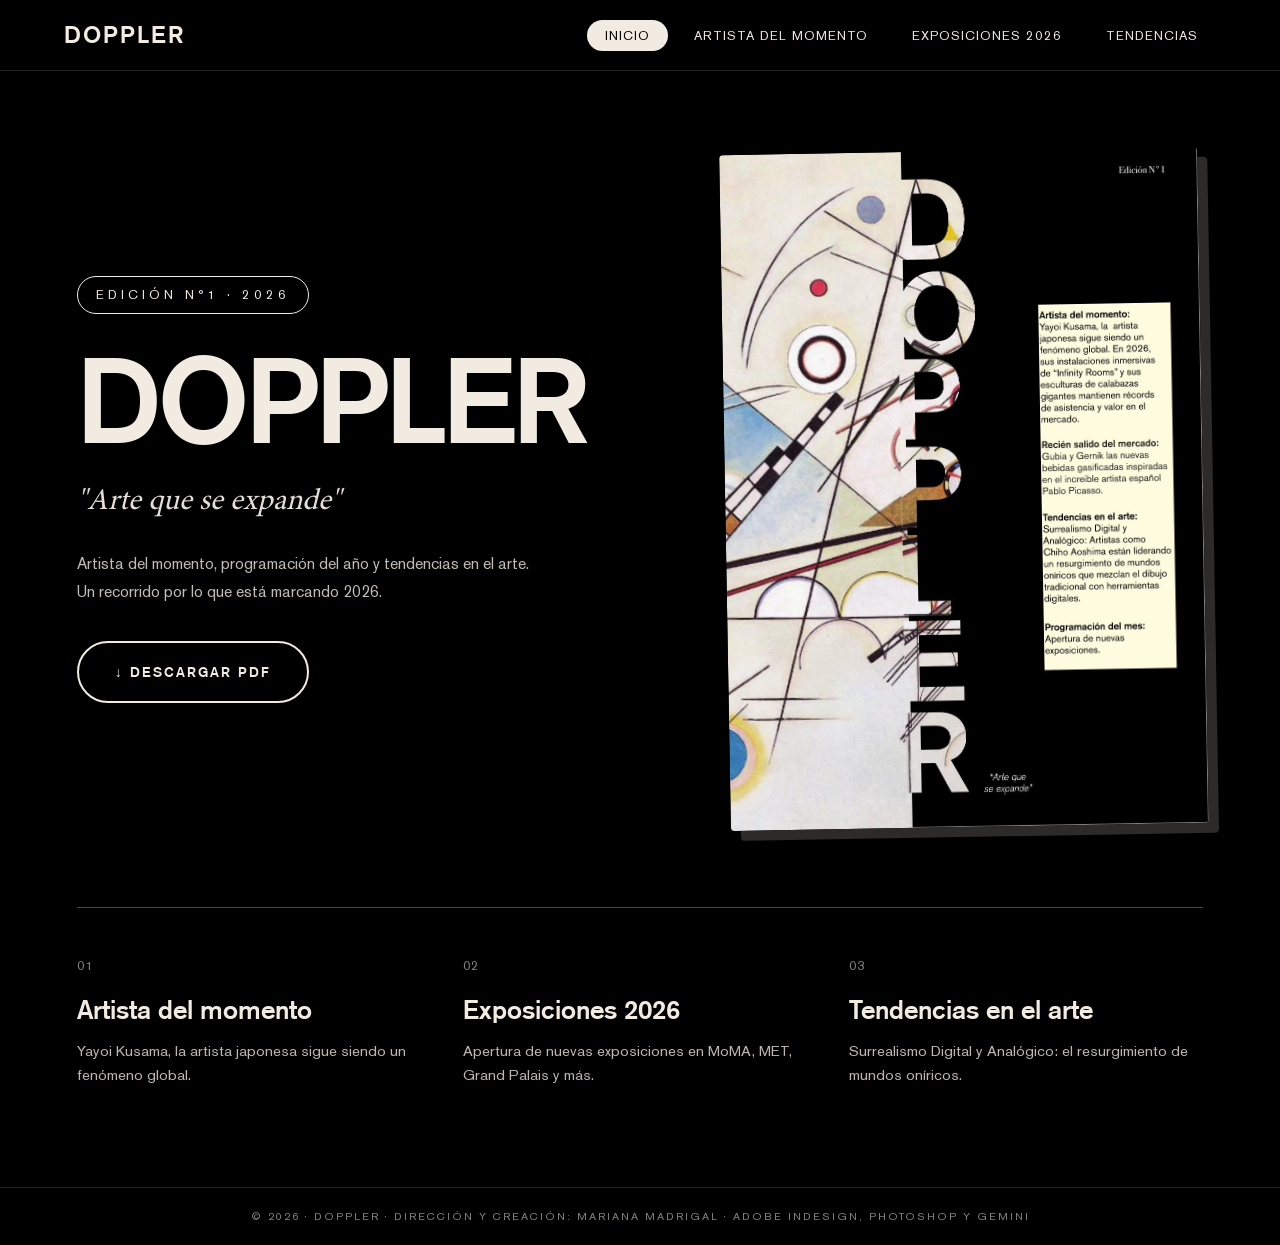
<file: index.html>
<!DOCTYPE html>
<html lang="es">
<head>
    <meta charset="UTF-8">
    <meta name="viewport" content="width=device-width, initial-scale=1.0">
    <title>DOPPLER · Inicio · Edición N°1</title>
    <link rel="stylesheet" href="style.css">
</head>
<body class="pagina-inicio">
    <nav class="main-nav">
        <a href="index.html" class="nav-logo">DOPPLER</a>
        <ul class="nav-links">
            <li><a href="index.html" class="active">Inicio</a></li>
            <li><a href="artistadelmomento.html">Artista del momento</a></li>
            <li><a href="exposiciones2026.html">Exposiciones 2026</a></li>
            <li><a href="tendencias.html">Tendencias</a></li>
        </ul>
    </nav>

    <main class="seccion seccion-inicio">
        <div class="portada-grid">
            <div class="portada-texto">
                <span class="edicion">Edición N°1 · 2026</span>
                <h1 class="titulo-principal">DOPPLER</h1>
                <p class="subtitulo">"Arte que se expande"</p>
                <p class="tagline">
                    Artista del momento, programación del año y tendencias
                    en el arte. Un recorrido por lo que está marcando 2026.
                </p>
                <div class="botones-portada">
                    <a href="revista-doppler.pdf" download class="btn-descargar btn-secundario">
                        ↓ Descargar PDF
                    </a>
                </div>
            </div>
            <div class="portada-imagen">
                <img src="images/pag-01.jpg" alt="Portada de la revista DOPPLER, Edición N°1">
            </div>
        </div>

        <div class="portada-highlights">
            <div class="highlight">
                <span class="hl-num">01</span>
                <h3>Artista del momento</h3>
                <p>Yayoi Kusama, la artista japonesa sigue siendo un fenómeno global.</p>
            </div>
            <div class="highlight">
                <span class="hl-num">02</span>
                <h3>Exposiciones 2026</h3>
                <p>Apertura de nuevas exposiciones en MoMA, MET, Grand Palais y más.</p>
            </div>
            <div class="highlight">
                <span class="hl-num">03</span>
                <h3>Tendencias en el arte</h3>
                <p>Surrealismo Digital y Analógico: el resurgimiento de mundos oníricos.</p>
            </div>
        </div>
    </main>

    <footer class="pie-pagina">
        <p>© 2026 · DOPPLER · Dirección y creación: Mariana Madrigal  · Adobe InDesign, Photoshop y Gemini</p>
    </footer>
</body>
</html>
</file>
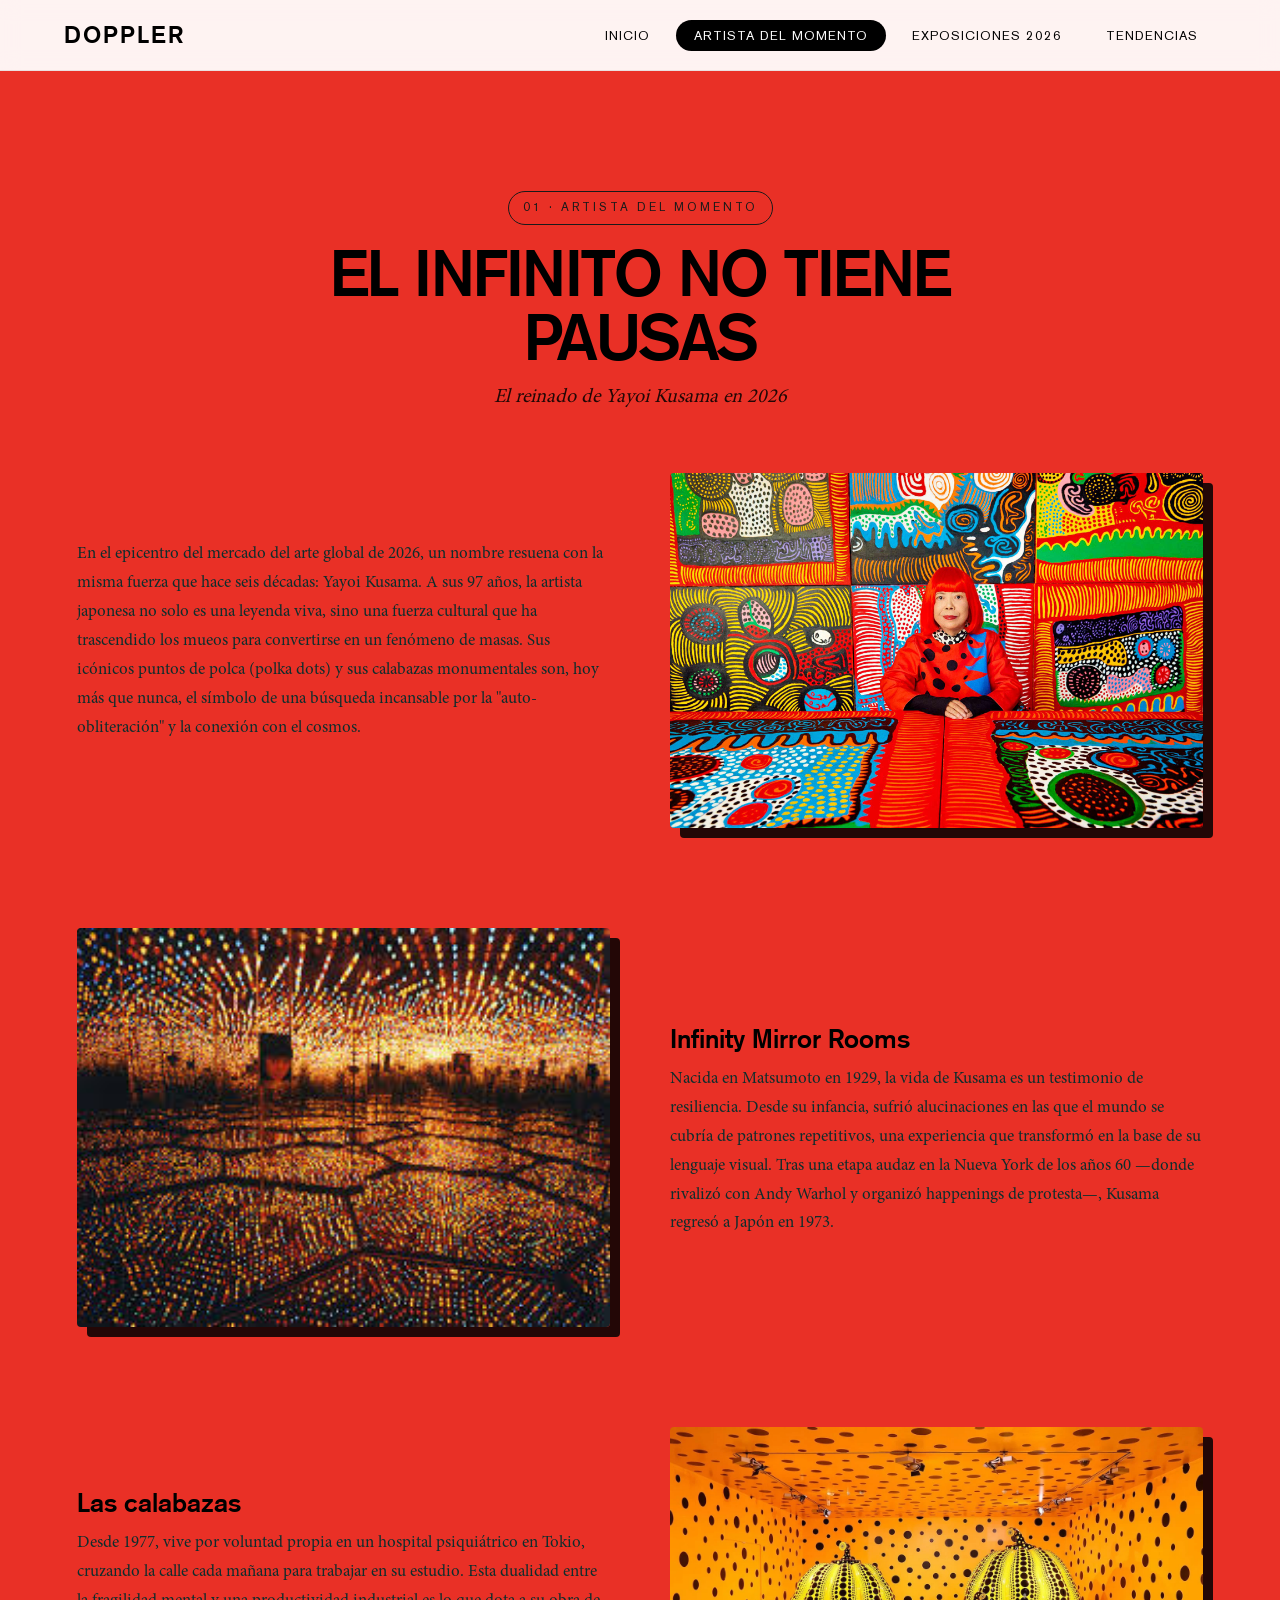
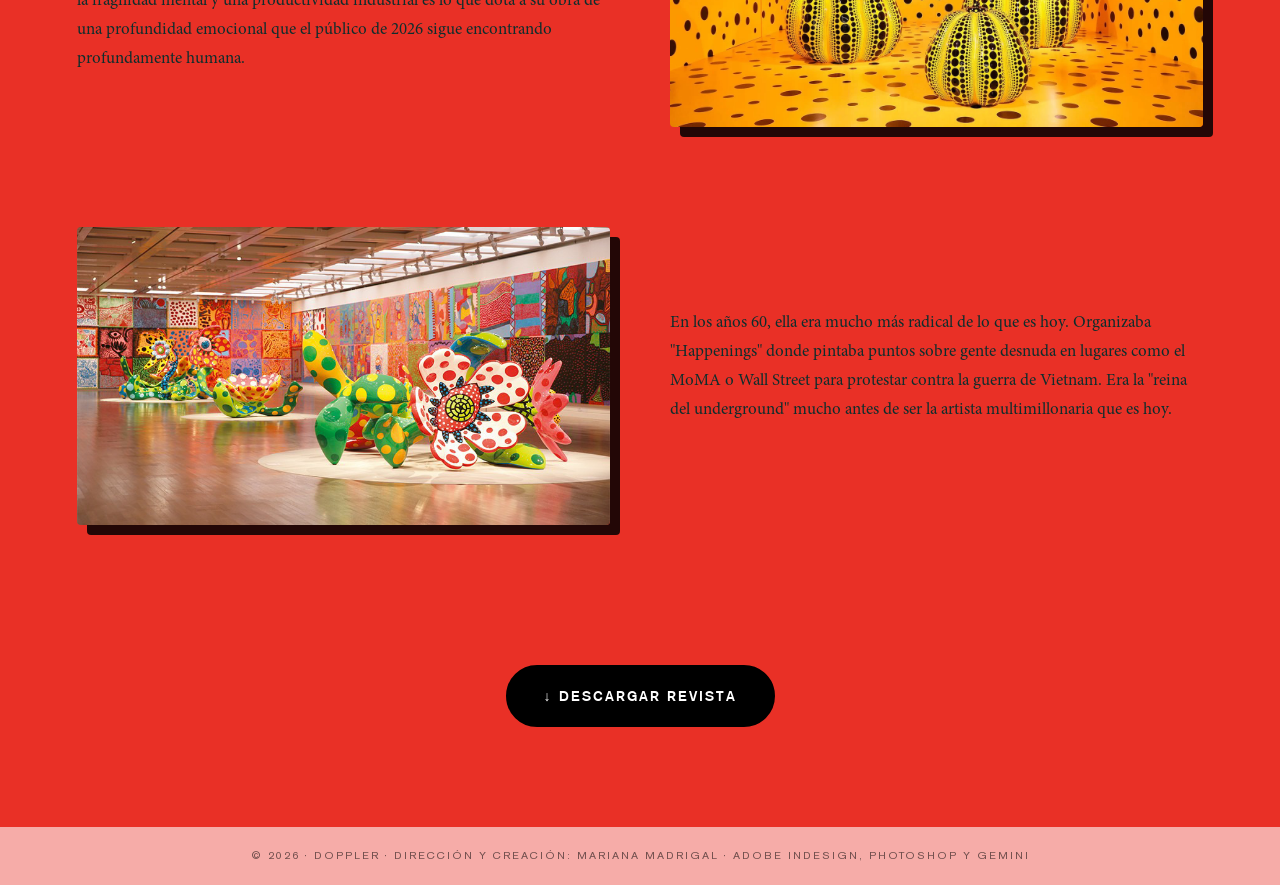
<file: artistadelmomento.html>
<!DOCTYPE html>
<html lang="es">
<head>
    <meta charset="UTF-8">
    <meta name="viewport" content="width=device-width, initial-scale=1.0">
    <title>DOPPLER · Artista del Momento</title>
    <link rel="stylesheet" href="style.css">
</head>
<body class="pagina-artista">

    <nav class="main-nav">
        <a href="index.html" class="nav-logo">DOPPLER</a>
        <ul class="nav-links">
            <li><a href="index.html">Inicio</a></li>
            <li><a href="artistadelmomento.html" class="active">Artista del momento</a></li>
            <li><a href="exposiciones2026.html">Exposiciones 2026</a></li>
            <li><a href="tendencias.html">Tendencias</a></li>
        </ul>
    </nav>

    <main class="seccion seccion-contenido">

        <section class="subseccion">

            <div class="subseccion-head">
                <span class="kicker">01 · Artista del momento</span>
                <h3 class="subseccion-titulo">EL INFINITO NO TIENE PAUSAS</h3>
                <p class="subseccion-bajada">
                    El reinado de Yayoi Kusama en 2026
                </p>
            </div>

            <article class="bloque">
                <div class="bloque-texto">
                    <p>
                        En el epicentro del mercado del arte global de 2026, un nombre resuena con la misma fuerza que hace seis décadas: Yayoi Kusama. A sus 97 años, la artista japonesa no solo es una leyenda viva, sino una fuerza cultural que ha trascendido los mueos para convertirse en un fenómeno de masas. Sus icónicos puntos de polca (polka dots) y sus calabazas monumentales son, hoy más que nunca, el símbolo de una búsqueda incansable por la "auto-obliteración" y la conexión con el cosmos.
                    </p>
                </div>

                <div class="bloque-imagen">
                    <img src="images/art1.jpg" alt="Yayoi Kusama">
                </div>
            </article>

            <article class="bloque invertido">
                <div class="bloque-imagen">
                    <img src="images/art2.jpg" alt="Obras de Kusama">
                </div>

                <div class="bloque-texto">
                    <h4>Infinity Mirror Rooms</h4>
                    <p>
                        Nacida en Matsumoto en 1929, la vida de Kusama es un testimonio de resiliencia. Desde su infancia, sufrió alucinaciones en las que el mundo se cubría de patrones repetitivos, una experiencia que transformó en la base de su lenguaje visual. Tras una etapa audaz en la Nueva York de los años 60 —donde rivalizó con Andy Warhol y organizó happenings de protesta—, Kusama regresó a Japón en 1973.
                    </p>
                </div>
            </article>

            <article class="bloque">
                <div class="bloque-texto">
                    <h4>Las calabazas</h4>
                    <p>
                        Desde 1977, vive por voluntad propia en un hospital psiquiátrico en Tokio, cruzando la calle cada mañana para trabajar en su estudio. Esta dualidad entre la fragilidad mental y una productividad industrial es lo que dota a su obra de una profundidad emocional que el público de 2026 sigue encontrando profundamente humana.
                    </p>
                </div>

                <div class="bloque-imagen">
                    <img src="images/art3.jpg" alt="Calabazas de Kusama">
                </div>
            </article>

            <article class="bloque invertido">
                <div class="bloque-imagen">
                    <img src="images/art4.jpg" alt="">
                </div>

                <div class="bloque-texto">
                    <p>
                        En los años 60, ella era mucho más radical de lo que es hoy. Organizaba "Happenings" donde pintaba puntos sobre gente desnuda en lugares como el MoMA o Wall Street para protestar contra la guerra de Vietnam. Era la "reina del underground" mucho antes de ser la artista multimillonaria que es hoy.
                    </p>
                </div>
            </article>

        </section>

        <div class="cta-descarga">
            <a href="revista-doppler.pdf" download class="btn-descargar btn-oscuro">
                ↓ Descargar revista
            </a>
        </div>

    </main>

    <footer class="pie-pagina">
        <p>© 2026 · DOPPLER · Dirección y creación: Mariana Madrigal · Adobe InDesign, Photoshop y Gemini</p>
    </footer>

</body>
</html>
</file>
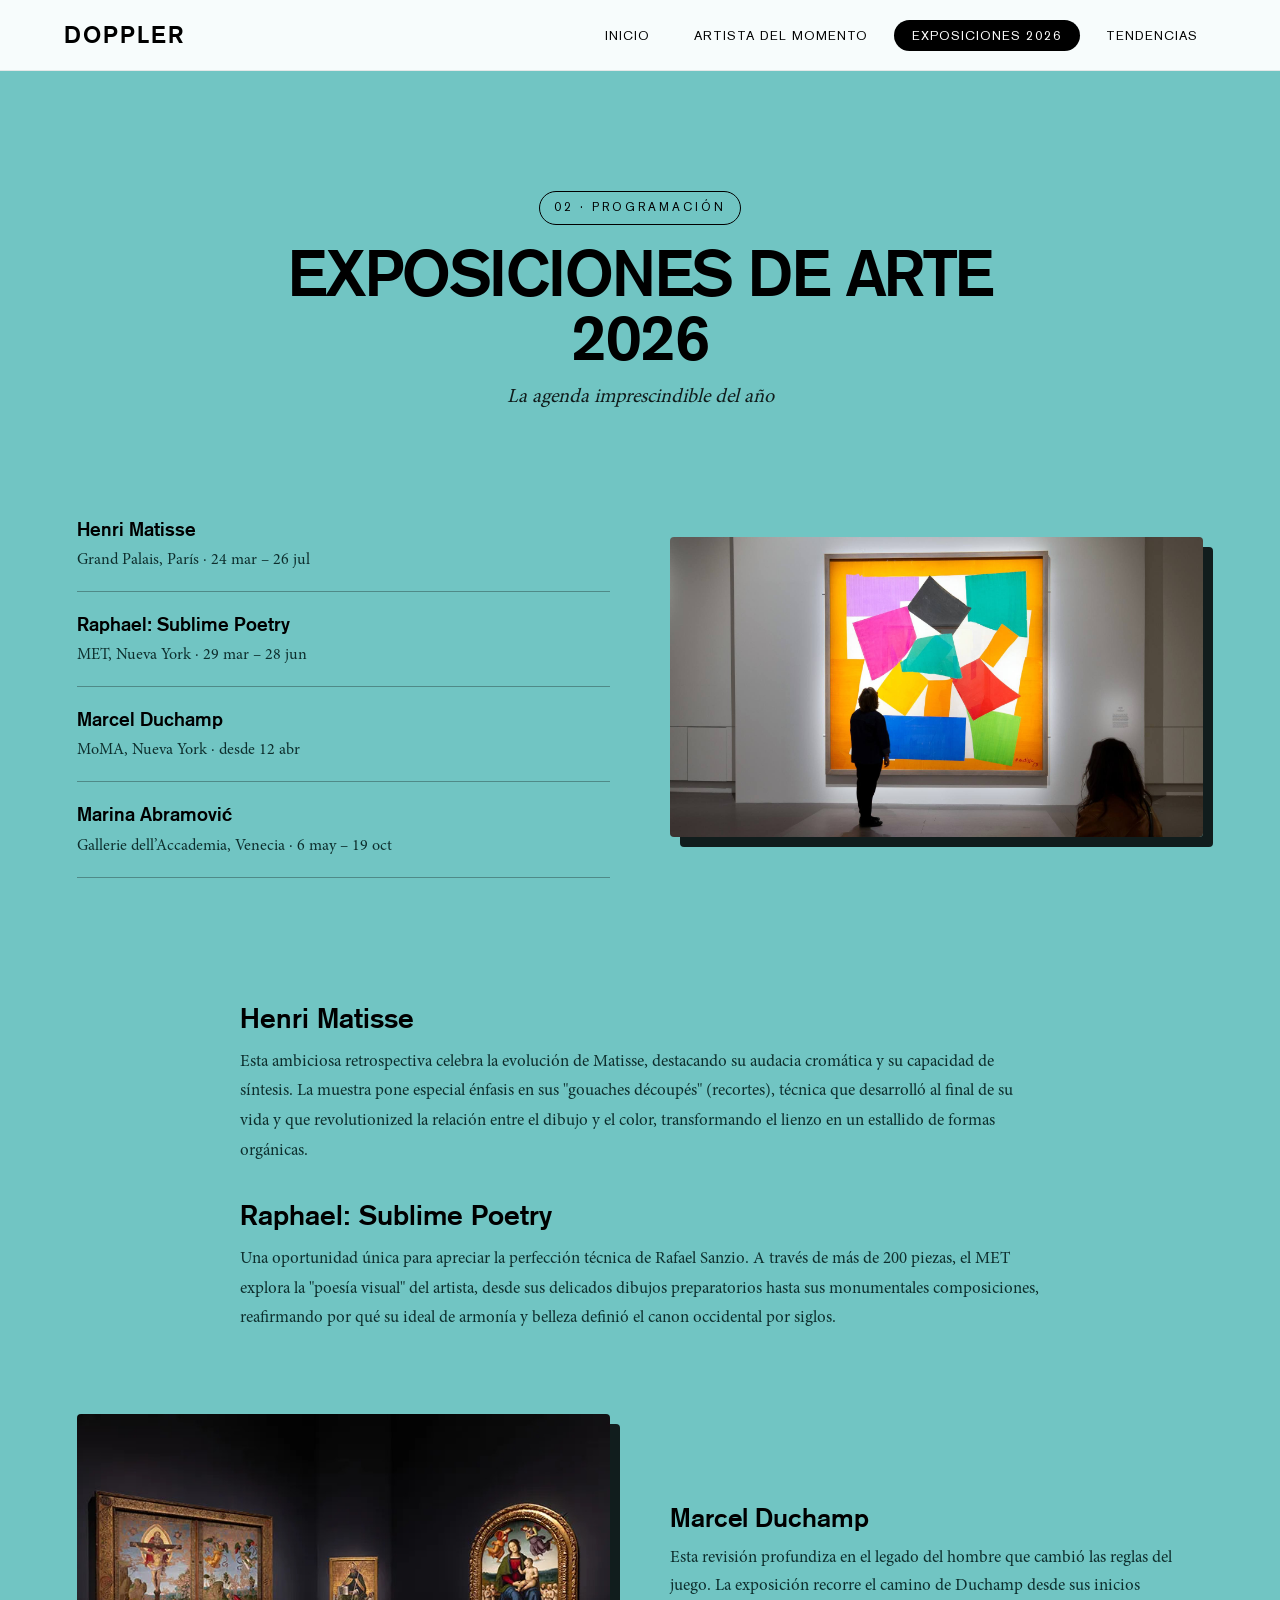
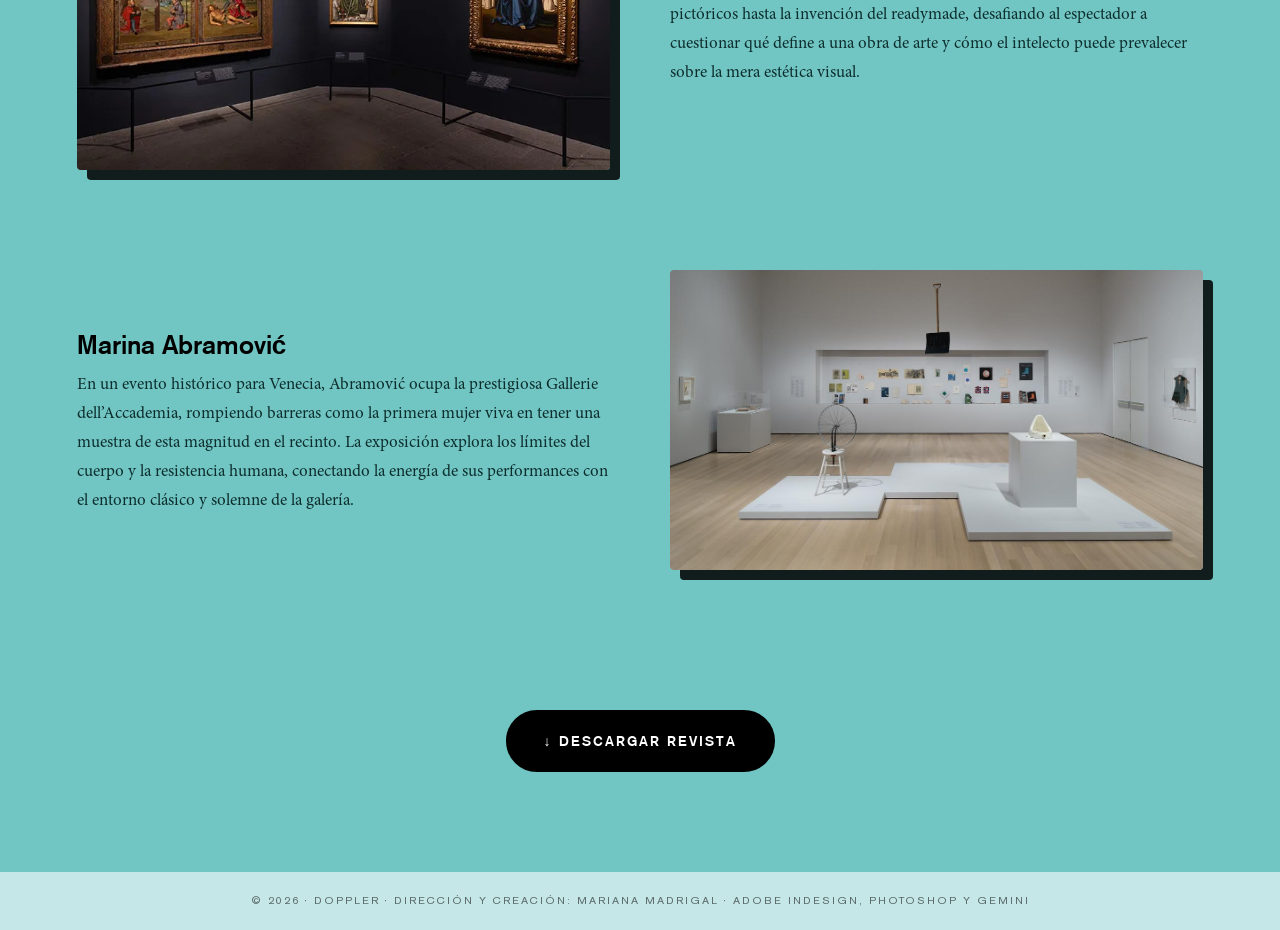
<file: exposiciones2026.html>
<!DOCTYPE html>
<html lang="es">
<head>
    <meta charset="UTF-8">
    <meta name="viewport" content="width=device-width, initial-scale=1.0">
    <title>DOPPLER · Revista · Edición N°1</title>
    <link rel="stylesheet" href="style.css">
</head>
<body class="pagina-exposiciones">

    <nav class="main-nav">
        <a href="index.html" class="nav-logo">DOPPLER</a>
        <ul class="nav-links">
            <li><a href="index.html" >Inicio</a></li>
            <li><a href="artistadelmomento.html">Artista del momento</a></li>
            <li><a href="exposiciones2026.html" class="active">Exposiciones 2026</a></li>
            <li><a href="tendencias.html">Tendencias</a></li>
        </ul>
    </nav>

    <main class="seccion seccion-contenido">

        <section class="subseccion" id="exposiciones">

            <div class="subseccion-head">
                <span class="kicker oscuro">02 · Programación</span>
                <h3 class="subseccion-titulo">EXPOSICIONES DE ARTE 2026</h3>
                <p class="subseccion-bajada">
                    La agenda imprescindible del año
                </p>
            </div>

            <article class="bloque">
                <div class="bloque-texto">
                    <ul class="lista-expo lista-clean">
                        <li><strong>Henri Matisse</strong> Grand Palais, París · 24 mar – 26 jul</li>
                        <li><strong>Raphael: Sublime Poetry</strong> MET, Nueva York · 29 mar – 28 jun</li>
                        <li><strong>Marcel Duchamp</strong> MoMA, Nueva York · desde 12 abr</li>
                        <li><strong>Marina Abramović</strong> Gallerie dell’Accademia, Venecia · 6 may – 19 oct</li>
                    </ul>
                </div>

                <div class="bloque-imagen">
                    <img src="images/expo1.jpg" alt="Programación de exposiciones 2026">
                </div>
            </article>

            <article class="bloque-texto-pleno">
                <h4>Henri Matisse</h4>
                <p>
                    Esta ambiciosa retrospectiva celebra la evolución de Matisse, destacando su audacia cromática y su capacidad de síntesis. La muestra pone especial énfasis en sus "gouaches découpés" (recortes), técnica que desarrolló al final de su vida y que revolutionized la relación entre el dibujo y el color, transformando el lienzo en un estallido de formas orgánicas.
                </p>

                <h4>Raphael: Sublime Poetry</h4>
                <p>
                    Una oportunidad única para apreciar la perfección técnica de Rafael Sanzio. A través de más de 200 piezas, el MET explora la "poesía visual" del artista, desde sus delicados dibujos preparatorios hasta sus monumentales composiciones, reafirmando por qué su ideal de armonía y belleza definió el canon occidental por siglos.
                </p>
            </article>

            <article class="bloque invertido">
                <div class="bloque-imagen">
                    <img src="images/expo2.jpg" alt="Marcel Duchamp en MoMA">
                </div>

                <div class="bloque-texto">
                    <h4>Marcel Duchamp</h4>
                    <p>
                        Esta revisión profundiza en el legado del hombre que cambió las reglas del juego. La exposición recorre el camino de Duchamp desde sus inicios pictóricos hasta la invención del readymade, desafiando al espectador a cuestionar qué define a una obra de arte y cómo el intelecto puede prevalecer sobre la mera estética visual.
                    </p>
                </div>
            </article>

            <article class="bloque">
                <div class="bloque-texto">
                    <h4>Marina Abramović</h4>
                    <p>
                        En un evento histórico para Venecia, Abramović ocupa la prestigiosa Gallerie dell’Accademia, rompiendo barreras como la primera mujer viva en tener una muestra de esta magnitud en el recinto. La exposición explora los límites del cuerpo y la resistencia humana, conectando la energía de sus performances con el entorno clásico y solemne de la galería.
                    </p>
                </div>

                <div class="bloque-imagen">
                    <img src="images/expo3.jpg" alt="Marina Abramović en la Gallerie dell'Accademia">
                </div>
            </article>

        </section>

        <div class="cta-descarga">
            <a href="revista-doppler.pdf" download class="btn-descargar btn-oscuro">
                ↓ Descargar revista
            </a>
        </div>

    </main>

    <footer class="pie-pagina">
        <p>© 2026 · DOPPLER · Dirección y creación: Mariana Madrigal · Adobe InDesign, Photoshop y Gemini</p>
    </footer>
</body>
</html>
                                                                                                                                                                                                                                                                                                                                                                                                                                                                                                                                                                                                                                                                                                                                                                                                                                                                                                                                                                                                                                                                                                                                                                                                                                                                                                                                                                                                                                                                                                                                                                                                                                                                                                                                                                                                                                                                                                                                                                                                                                                                                                                                                                                                                                                                                                                                                                                                                                                                                                                                                                                                                                                                                                                                                                                                                                                                                                                                                                                                                                                                                                                                                                                                                                                                                                                                                                                                                                                                                                                                                                                                                                                                                                                                                                                                                                                                                                                                                                                                                                                                                                                                                                                                                                                                                                                                                                                                                                                                                                                                                                                                                                                                                                                                                                                                                                                                                                                                                                                                                                                                                                                                                                                                                                                                                                                                                                                                                                                                                                                                                                                                                                                                                                                                                                                                                                                                                                                                                                                                                                                                                                                                                                                                                                                                                                                                                                                                                                                                                                                                                                                                                                                                                                                                                                                                                                                                                                                                                                                                                                                                                                                                                                                                                                                                                                                                                                                                                                                                                                                                                                                                                                                                                                                                                                                                                                                                                                                                                                                                                                                                                                                                                                                                                                                                                                                                                                                                                                                                                                                                                                                                                                                                                                                                                                                                                                                                                                                                                                                                                                                                                                                                                                                                                                                                                                                                                                                                                                                                                                                                                                                                                                                                                                                                                                                                                                                                                                                                                                                                                                                                                                                                                                                                                                                                                                                                                                                                                                                                                                                                                                                                                                                                                                                                                                                                                                                                                                                                                                                                                                                                                                                                                                                                                                                                                                                                                                                                                                                                                                                                                                                                                                                                                                                                                                                                                                                                                                                                                                                                                                                                                                                                                                                                                                                                                                                                                                                                                                                                                                                                                                                                                                                                                                                                                                                                                                                                                                                                                                                                                                                                                                                                                                                                                                                                                                                                                                                                                                                                                                                                                                                                                                                                                                                                                                                                                                                                                                                                                                                                                                                                                                                                                                                                                                                                                                                                                                                                                                                                                                                                                                                                                                                                                                                                                                                                                                                                                                                                                                                                                                                                                                                                                                                                                                                                                                                                                                                                                                                                                                                                                                                                                                                                                                                                                                                                                                                                                                                                                                                                                                                                                                                                                                                                                                                                                                                                                                                                                                                                                                                                                                                                                                                                                                                                                                                                                                                                                                                                                                                                                                                                                                                                                                                                                                                                                                                                                                                                                                                                                                                                                                                                                                                                                                                                                                                                                                                                                                                                                                                                                                                                                                                                                                                                                                                                                                                                                                                                                                                                                                                                                                                                                                                                                                                                                                                                                                                                                                                                                                                                                                                                                                                                                                                                                                                                                                                                                                                                                                                                                                                                                                                                                                                                                                                                                                                                                                                                                                                                                                                                                                                                                                                                                                                                                                  
</file>
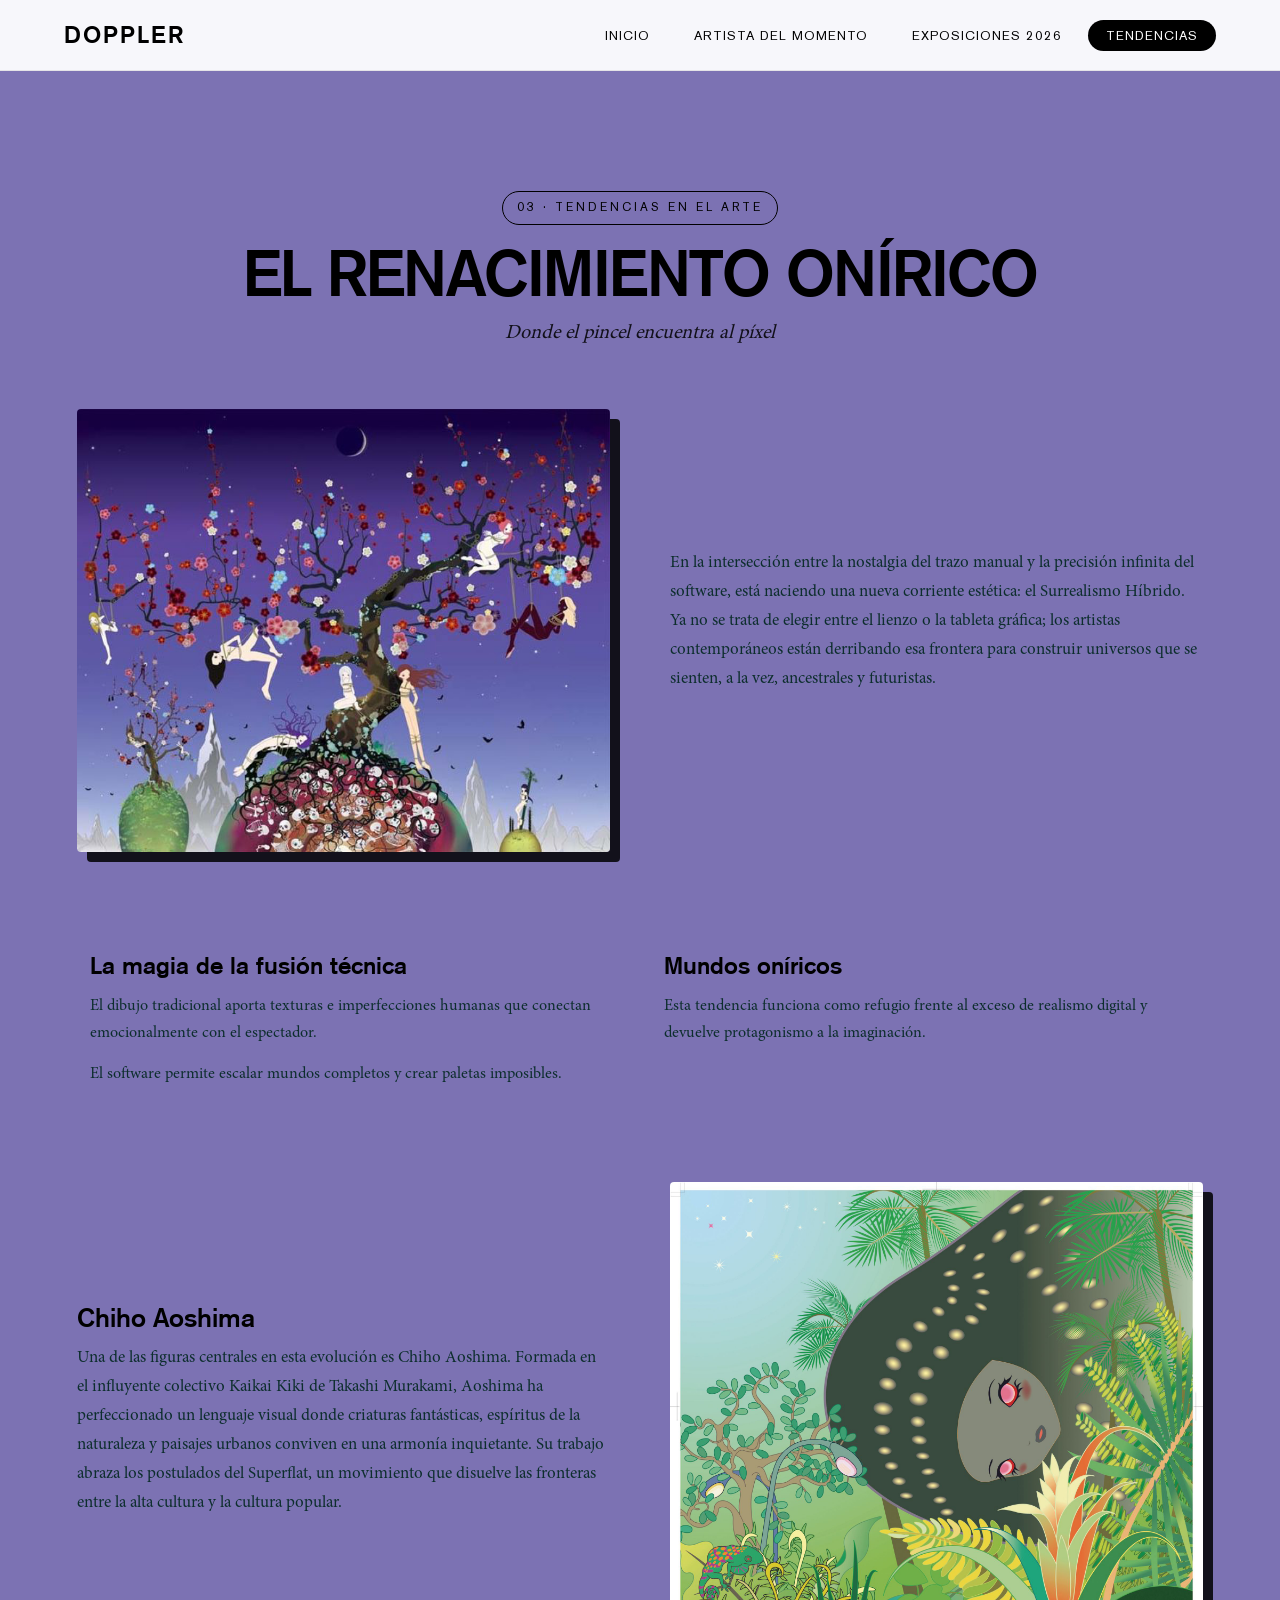
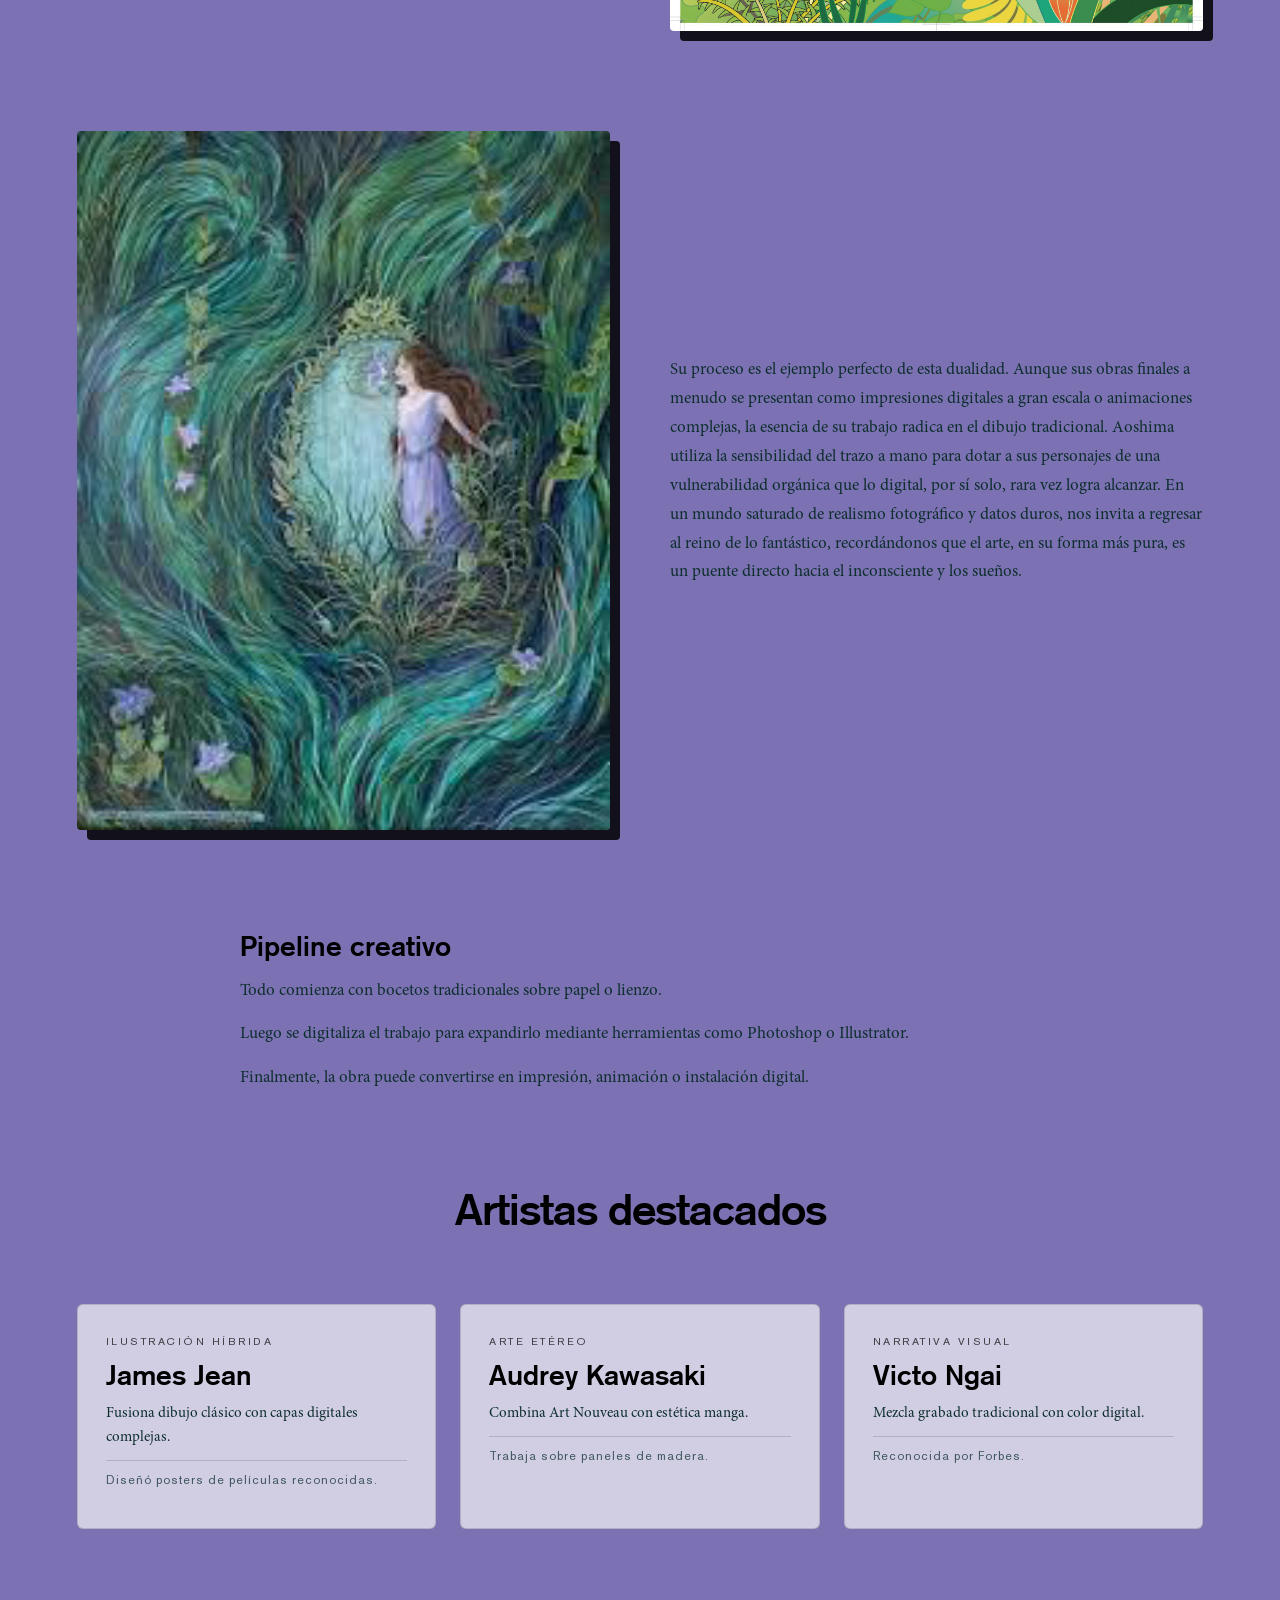
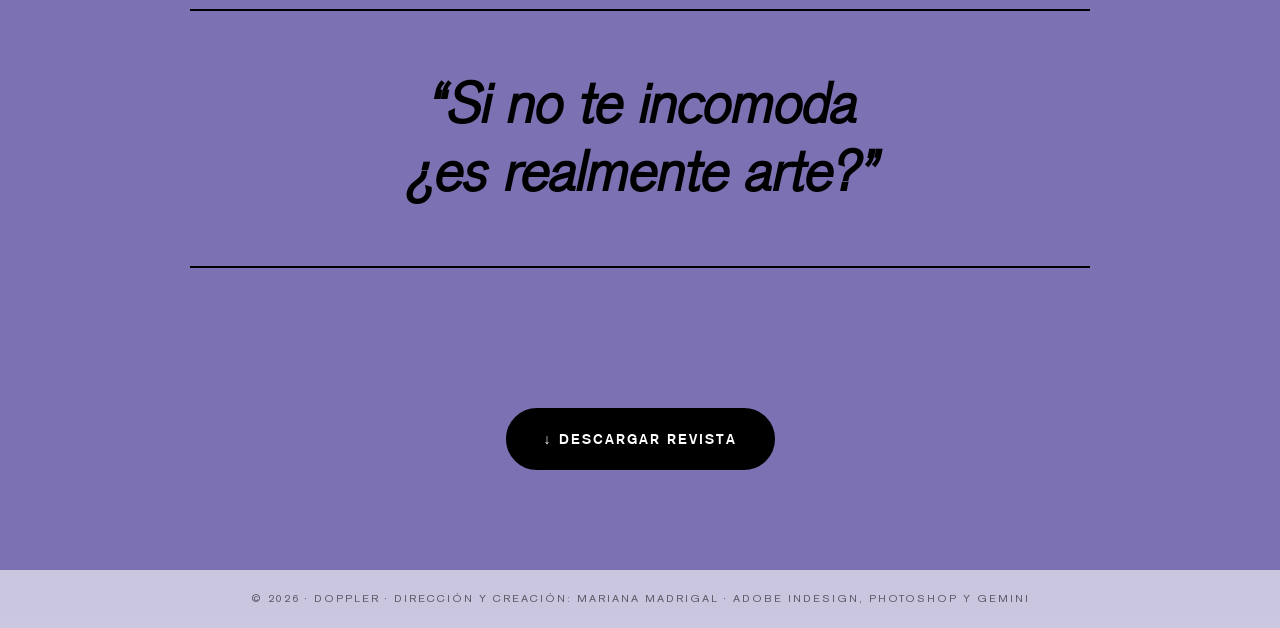
<file: tendencias.html>
<!DOCTYPE html>
<html lang="es">
<head>
    <meta charset="UTF-8">
    <meta name="viewport" content="width=device-width, initial-scale=1.0">
    <title>DOPPLER · Tendencias</title>
    <link rel="stylesheet" href="style.css">
</head>

<body class="pagina-tendencias">

    <nav class="main-nav">
        <a href="index.html" class="nav-logo">DOPPLER</a>

        <ul class="nav-links">
            <li><a href="index.html">Inicio</a></li>
            <li><a href="artistadelmomento.html">Artista del momento</a></li>
            <li><a href="exposiciones2026.html">Exposiciones 2026</a></li>
            <li><a href="tendencias.html" class="active">Tendencias</a></li>
        </ul>
    </nav>

    <main class="seccion seccion-contenido">

        <section class="subseccion" id="tendencias">

            <div class="subseccion-head">
                <span class="kicker oscuro">03 · Tendencias en el arte</span>

                <h3 class="subseccion-titulo">
                    EL RENACIMIENTO ONÍRICO
                </h3>

                <p class="subseccion-bajada">
                    Donde el pincel encuentra al píxel
                </p>
            </div>

                        <article class="bloque invertido">

                <div class="bloque-imagen">
                    <img src="images/tend1.jpg" alt="Surrealismo híbrido">
                </div>

                <div class="bloque-texto">
                    <p>
                        En la intersección entre la nostalgia del trazo manual y la precisión infinita del software, está naciendo una nueva corriente estética: el Surrealismo Híbrido. Ya no se trata de elegir entre el lienzo o la tableta gráfica; los artistas contemporáneos están derribando esa frontera para construir universos que se sienten, a la vez, ancestrales y futuristas.
                    </p>
                </div>
            </article>

                        <div class="dos-columnas">

                <div class="columna">
                    <h4>La magia de la fusión técnica</h4>

                    <p>
                        El dibujo tradicional aporta texturas e imperfecciones
                        humanas que conectan emocionalmente con el espectador.
                    </p>

                    <p>
                        El software permite escalar mundos completos y crear
                        paletas imposibles.
                    </p>
                </div>

                <div class="columna">
                    <h4>Mundos oníricos</h4>

                    <p>
                        Esta tendencia funciona como refugio frente al exceso
                        de realismo digital y devuelve protagonismo a la
                        imaginación.
                    </p>
                </div>
            </div>

                        <article class="bloque">

                <div class="bloque-texto">
                    <h4>Chiho Aoshima</h4>

                    <p>
                        Una de las figuras centrales en esta evolución es Chiho Aoshima. Formada en el influyente colectivo Kaikai Kiki de Takashi Murakami, Aoshima ha perfeccionado un lenguaje visual donde criaturas fantásticas, espíritus de la naturaleza y paisajes urbanos conviven en una armonía inquietante. Su trabajo abraza los postulados del Superflat, un movimiento que disuelve las fronteras entre la alta cultura y la cultura popular.
                    </p>
                </div>

                <div class="bloque-imagen">
                    <img src="images/tend2.jpg" alt="Arte digital híbrido">
                </div>
            </article>

                        <article class="bloque invertido">

                <div class="bloque-imagen">
                    <img src="images/tend3.jpg" alt="">
                </div>

                <div class="bloque-texto">
                    <p>
                        Su proceso es el ejemplo perfecto de esta dualidad. Aunque sus obras finales a menudo se presentan como impresiones digitales a gran escala o animaciones complejas, la esencia de su trabajo radica en el dibujo tradicional. Aoshima utiliza la sensibilidad del trazo a mano para dotar a sus personajes de una vulnerabilidad orgánica que lo digital, por sí solo, rara vez logra alcanzar. En un mundo saturado de realismo fotográfico y datos duros, nos invita a regresar al reino de lo fantástico, recordándonos que el arte, en su forma más pura, es un puente directo hacia el inconsciente y los sueños.
                    </p>
                </div>
            </article>

                        <article class="bloque-texto-pleno">

                <h4>Pipeline creativo</h4>

                <p>
                    Todo comienza con bocetos tradicionales sobre papel o lienzo.
                </p>

                <p>
                    Luego se digitaliza el trabajo para expandirlo mediante
                    herramientas como Photoshop o Illustrator.
                </p>

                <p>
                    Finalmente, la obra puede convertirse en impresión,
                    animación o instalación digital.
                </p>

            </article>

            <div class="subseccion-head" style="margin-top:60px;">
                <h4 class="bloque-tit">
                    Artistas destacados
                </h4>
            </div>

            <div class="cards-artistas">

                <article class="card-artista">
                    <span class="card-rol">Ilustración híbrida</span>
                    <h5>James Jean</h5>

                    <p>
                        Fusiona dibujo clásico con capas digitales complejas.
                    </p>

                    <p class="dato">
                        Diseñó posters de películas reconocidas.
                    </p>
                </article>

                <article class="card-artista">
                    <span class="card-rol">Arte etéreo</span>
                    <h5>Audrey Kawasaki</h5>

                    <p>
                        Combina Art Nouveau con estética manga.
                    </p>

                    <p class="dato">
                        Trabaja sobre paneles de madera.
                    </p>
                </article>

                <article class="card-artista">
                    <span class="card-rol">Narrativa visual</span>
                    <h5>Victo Ngai</h5>

                    <p>
                        Mezcla grabado tradicional con color digital.
                    </p>

                    <p class="dato">
                        Reconocida por Forbes.
                    </p>
                </article>

            </div>

            <div class="cita">
                <blockquote>
                    “Si no te incomoda<br>
                    ¿es realmente arte?”
                </blockquote>
            </div>

        </section>

        <div class="cta-descarga">
            <a href="revista-doppler.pdf" download class="btn-descargar btn-oscuro">
                ↓ Descargar revista
            </a>
        </div>

    </main>

    <footer class="pie-pagina">
        <p>© 2026 · DOPPLER · Dirección y creación: Mariana Madrigal · Adobe InDesign, Photoshop y Gemini</p>
    </footer>

</body>
</html>
</file>
<file: style.css>
@font-face {
    font-family: 'Bodoni 72';
    src: url('fonts/Bodoni%2072.ttc') format('truetype-collection'),
         url('fonts/Bodoni%2072.ttc') format('truetype');
    font-weight: normal;
    font-style: normal;
    font-display: swap;
}
@font-face {
    font-family: 'Minion Pro';
    src: url('fonts/MinionPro-Regular.otf') format('opentype');
    font-weight: normal;
    font-style: normal;
    font-display: swap;
}
@font-face {
    font-family: 'Akzidenz Grotesk';
    src: url('fonts/akzidenz-grotesk-bq-regular.ttf') format('truetype');
    font-weight: normal;
    font-style: normal;
    font-display: swap;
}
@font-face {
    font-family: 'Akzidenz Grotesk';
    src: url('fonts/fonnts.com-Akzidenz_Grotesk_Bold.ttf') format('truetype');
    font-weight: bold;
    font-style: normal;
    font-display: swap;
}
@font-face {
    font-family: 'Akzidenz Grotesk';
    src: url('fonts/fonnts.com-Akzidenz_Grotesk_Light_Italic.ttf') format('truetype');
    font-weight: 300;
    font-style: italic;
    font-display: swap;
}

* {
    margin: 0;
    padding: 0;
    box-sizing: border-box;
}

html {
    scroll-behavior: smooth;
}

:root {
    --color-inicio: #E93026;
    --color-contenido: #71C5C3;
    --color-creditos: #7C72B3;
    --fondo: #FFFFFF;
    --titulo: #000000;
    --texto: #1a1a1a;
    --serif: 'Akzidenz Grotesk', 'Helvetica Neue', Arial, sans-serif;
    --editorial: 'Minion Pro', 'Bodoni 72', Georgia, serif;
    --sans: 'Akzidenz Grotesk', 'Helvetica Neue', Arial, sans-serif;
    --mono: 'Akzidenz Grotesk', 'Helvetica Neue', Arial, sans-serif;
}

body {
    background-color: var(--fondo);
    color: var(--texto);
    font-family: var(--sans);
    line-height: 1.6;
    font-size: 16px;
    -webkit-font-smoothing: antialiased;
    min-height: 100vh;
    display: flex;
    flex-direction: column;
}

img {
    max-width: 100%;
    height: auto;
    display: block;
}

/* HOME */
.pagina-inicio {
    background-color: var(--color-inicio);
    color: #fff;
}

/* ARTISTA DEL MOMENTO */
.pagina-artista {
    background-color: #E93026;
    color: var(--texto);
}

/* EXPOSICIONES */
.pagina-exposiciones {
    background-color: #71C5C3;
    color: var(--texto);
}

/* TENDENCIAS */
.pagina-tendencias {
    background-color: #7C72B3;
    color: var(--texto);
}

/* CRÉDITOS */
.pagina-creditos {
    background-color: var(--color-creditos);
    color: #fff;
}
/*Navegación compartida*/
.main-nav {
    position: sticky;
    top: 0;
    z-index: 100;
    display: flex;
    justify-content: space-between;
    align-items: center;
    padding: 16px 5vw;
    background: rgba(255, 255, 255, 0.94);
    backdrop-filter: blur(10px);
    -webkit-backdrop-filter: blur(10px);
    border-bottom: 1px solid rgba(0,0,0,0.08);
}

.nav-logo {
    font-family: var(--serif);
    font-weight: 900;
    font-size: 24px;
    color: var(--titulo);
    text-decoration: none;
    letter-spacing: 2px;
}

.nav-links {
    display: flex;
    gap: 8px;
    list-style: none;
}

.nav-links a {
    font-family: var(--mono);
    font-size: 13px;
    text-decoration: none;
    color: var(--titulo);
    padding: 8px 18px;
    border-radius: 999px;
    transition: all 0.25s ease;
    text-transform: uppercase;
    letter-spacing: 1px;
}

.nav-links a:hover { background: rgba(0,0,0,0.08); }
.nav-links a.active {
    background: var(--titulo);
    color: var(--fondo);
}

.seccion {
    flex: 1;
    padding: 80px 6vw 100px;
    position: relative;
}

.cab-seccion {
    text-align: center;
    margin-bottom: 80px;
    max-width: 800px;
    margin-left: auto;
    margin-right: auto;
}

.cab-seccion h2 {
    font-family: var(--serif);
    font-size: clamp(48px, 8vw, 96px);
    color: var(--titulo);
    font-weight: 900;
    line-height: 0.95;
    margin: 16px 0 24px;
    letter-spacing: -2px;
}

.cab-seccion p {
    font-size: 18px;
    max-width: 600px;
    margin: 0 auto;
    opacity: 0.9;
}

.kicker {
    font-family: var(--mono);
    font-size: 12px;
    text-transform: uppercase;
    letter-spacing: 3px;
    display: inline-block;
    padding: 6px 14px;
    border: 1px solid currentColor;
    border-radius: 999px;
}

.kicker.oscuro { color: var(--titulo); border-color: var(--titulo); }
.kicker.claro  { color: #fff; border-color: #fff; }

/*Botones*/
.btn-descargar {
    display: inline-block;
    font-family: var(--mono);
    font-size: 14px;
    font-weight: 700;
    text-transform: uppercase;
    letter-spacing: 2px;
    text-decoration: none;
    padding: 18px 36px;
    background: var(--titulo);
    color: #fff;
    border-radius: 999px;
    transition: all 0.25s ease;
    border: 2px solid var(--titulo);
}

.btn-descargar:hover {
    background: transparent;
    color: var(--titulo);
    transform: translateY(-3px);
}

.btn-descargar.btn-secundario {
    background: transparent;
    color: #fff;
    border-color: #fff;
}
.btn-descargar.btn-secundario:hover {
    background: #fff;
    color: var(--titulo);
}

.btn-descargar.btn-oscuro {
    background: var(--titulo);
    color: #fff;
    border-color: var(--titulo);
}
.btn-descargar.btn-oscuro:hover {
    background: transparent;
    color: var(--titulo);
}

.btn-descargar.btn-claro {
    background: #fff;
    color: var(--color-creditos);
    border-color: #fff;
}
.btn-descargar.btn-claro:hover {
    background: transparent;
    color: #fff;
}

.btn-descargar.btn-secundario-claro {
    background: transparent;
    color: #fff;
    border-color: #fff;
}
.btn-descargar.btn-secundario-claro:hover {
    background: #fff;
    color: var(--color-creditos);
}

/*  SECCIÓN 1 INICIO */
.seccion-inicio {
    color: #fff;
}

.portada-grid {
    display: grid;
    grid-template-columns: 1.1fr 0.9fr;
    gap: 60px;
    align-items: center;
    max-width: 1300px;
    margin: 0 auto 80px;
}

.edicion {
    font-family: var(--mono);
    font-size: 13px;
    letter-spacing: 4px;
    text-transform: uppercase;
    padding: 8px 18px;
    border: 1px solid #fff;
    border-radius: 999px;
    display: inline-block;
    margin-bottom: 32px;
}

.titulo-principal {
    font-family: var(--serif);
    font-size: clamp(80px, 16vw, 200px);
    font-weight: 900;
    color: var(--titulo);
    line-height: 0.85;
    letter-spacing: -6px;
    margin-bottom: 24px;
    text-shadow: 4px 4px 0 rgba(255,255,255,0.15);
}

.subtitulo {
    font-family: var(--serif);
    font-style: italic;
    font-size: clamp(24px, 3vw, 36px);
    color: #fff;
    margin-bottom: 32px;
    font-weight: 400;
}

.tagline {
    font-size: 17px;
    line-height: 1.7;
    max-width: 480px;
    margin-bottom: 40px;
    opacity: 0.95;
}

.botones-portada {
    display: flex;
    gap: 16px;
    flex-wrap: wrap;
}

.portada-imagen img {
    border-radius: 4px;
    box-shadow: 12px 12px 0 rgba(0,0,0,0.85);
    transform: rotate(-1.5deg);
    transition: transform 0.4s ease;
}

.portada-imagen img:hover {
    transform: rotate(0deg) scale(1.02);
}

.portada-highlights {
    display: grid;
    grid-template-columns: repeat(3, 1fr);
    gap: 24px;
    max-width: 1300px;
    margin: 0 auto;
    border-top: 1px solid rgba(255,255,255,0.4);
    padding-top: 40px;
}

.highlight { color: #fff; }

.highlight .hl-num {
    font-family: var(--mono);
    font-size: 13px;
    opacity: 0.7;
    display: block;
    margin-bottom: 12px;
}

.highlight h3 {
    font-family: var(--serif);
    font-size: 26px;
    font-weight: 700;
    color: var(--titulo);
    margin-bottom: 8px;
}

.highlight p {
    font-size: 15px;
    opacity: 0.95;
}

.seccion-contenido .cab-seccion h2,
.seccion-contenido .cab-seccion p {
    color: var(--titulo);
}

.bloque {
    display: grid;
    grid-template-columns: 1fr 1fr;
    gap: 60px;
    align-items: center;
    max-width: 1200px;
    margin: 0 auto 100px;
}

.bloque.invertido .bloque-imagen { order: 0; }
.bloque.invertido .bloque-texto  { order: 1; }

.bloque-texto h3 {
    font-family: var(--serif);
    font-size: clamp(28px, 3.5vw, 44px);
    font-weight: 700;
    color: var(--titulo);
    line-height: 1.1;
    margin: 16px 0 24px;
    letter-spacing: -1px;
}

.bloque-texto p {
    font-family: var(--editorial);
    font-size: 17px;
    line-height: 1.7;
    margin-bottom: 16px;
    color: #0d2e2d;
}

.bloque-texto h4 {
    font-family: var(--serif);
    font-size: 26px;
    font-weight: 700;
    color: var(--titulo);
    margin: 24px 0 12px;
    line-height: 1.15;
}

.bloque-texto em {
    font-family: var(--serif);
    font-style: italic;
    font-weight: 700;
}

.bloque-imagen img {
    width: 100%;
    border-radius: 4px;
    box-shadow: 10px 10px 0 rgba(0,0,0,0.85);
}

.lista-expo {
    list-style: none;
    margin: 24px 0;
    padding: 0;
}

.lista-expo li {
    padding: 14px 0;
    border-bottom: 1px solid rgba(0,0,0,0.2);
    font-size: 15px;
    color: #0d2e2d;
}

.lista-expo li strong {
    font-family: var(--serif);
    font-weight: 700;
    color: var(--titulo);
    font-size: 17px;
    display: block;
    margin-bottom: 2px;
}

.galeria {
    display: grid;
    grid-template-columns: repeat(3, 1fr);
    gap: 24px;
    max-width: 1200px;
    margin: 0 auto 100px;
}

.galeria figure {
    background: #fff;
    padding: 16px 16px 24px;
    border-radius: 4px;
    box-shadow: 8px 8px 0 rgba(0,0,0,0.85);
    transition: transform 0.3s ease;
}

.galeria figure:hover { transform: translateY(-6px); }

.galeria figure img {
    width: 100%;
    margin-bottom: 12px;
}

.galeria figcaption {
    font-family: var(--mono);
    font-size: 12px;
    text-transform: uppercase;
    letter-spacing: 1.5px;
    color: var(--titulo);
    text-align: center;
}

.cita {
    text-align: center;
    max-width: 900px;
    margin: 80px auto 60px;
    padding: 60px 20px;
    border-top: 2px solid var(--titulo);
    border-bottom: 2px solid var(--titulo);
}

.cita blockquote {
    font-family: var(--serif);
    font-style: italic;
    font-size: clamp(32px, 5vw, 56px);
    font-weight: 700;
    color: var(--titulo);
    line-height: 1.2;
}

.cta-descarga {
    text-align: center;
    margin-top: 40px;
    display: flex;
    justify-content: center;
    gap: 16px;
    flex-wrap: wrap;
}

.cta-descarga .btn-secundario {
    color: var(--titulo);
    border-color: var(--titulo);
}
.cta-descarga .btn-secundario:hover {
    background: var(--titulo);
    color: #fff;
}

/*  SECCIÓN 3 CRÉDITOS */
.seccion-creditos { color: #fff; }

.seccion-creditos .cab-seccion h2 {
    color: var(--titulo);
}

.seccion-creditos .cab-seccion p {
    color: #fff;
    opacity: 0.95;
}

.creditos-grid {
    display: grid;
    grid-template-columns: repeat(2, 1fr);
    gap: 40px;
    max-width: 1000px;
    margin: 0 auto 80px;
}

.credito-item {
    padding: 32px;
    background: rgba(255,255,255,0.08);
    border: 1px solid rgba(255,255,255,0.25);
    border-radius: 8px;
    backdrop-filter: blur(4px);
    transition: transform 0.3s ease, background 0.3s ease;
}

.credito-item:hover {
    transform: translateY(-4px);
    background: rgba(255,255,255,0.14);
}

.credito-item .rol {
    font-family: var(--mono);
    font-size: 11px;
    text-transform: uppercase;
    letter-spacing: 3px;
    opacity: 0.85;
    display: block;
    margin-bottom: 12px;
}

.credito-item .nombre {
    font-family: var(--serif);
    font-size: 32px;
    font-weight: 700;
    color: var(--titulo);
    line-height: 1.1;
    margin-bottom: 8px;
}

.credito-item .detalle {
    font-size: 14px;
    opacity: 0.9;
}

.creditos-cierre {
    text-align: center;
    max-width: 700px;
    margin: 0 auto;
}

.agradecimiento {
    font-family: var(--serif);
    font-style: italic;
    font-size: 20px;
    line-height: 1.6;
    margin-bottom: 32px;
    color: #fff;
}

.botones-creditos {
    display: flex;
    justify-content: center;
    gap: 16px;
    flex-wrap: wrap;
    margin-bottom: 40px;
}

.copy {
    font-family: var(--mono);
    font-size: 12px;
    letter-spacing: 2px;
    text-transform: uppercase;
    opacity: 0.7;
    margin-top: 24px;
}

.pie-pagina {
    padding: 20px;
    text-align: center;
    font-family: var(--mono);
    font-size: 11px;
    letter-spacing: 2px;
    text-transform: uppercase;
    color: rgba(0,0,0,0.55);
    background: rgba(255,255,255,0.6);
}

.pie-claro {
    background: rgba(0,0,0,0.2);
    color: rgba(255,255,255,0.85);
}

.indice {
    display: flex;
    flex-direction: column;
    max-width: 900px;
    margin: 0 auto 100px;
    border-top: 2px solid var(--titulo);
}

.indice a {
    display: grid;
    grid-template-columns: 60px 1fr auto;
    align-items: baseline;
    gap: 24px;
    padding: 24px 8px;
    border-bottom: 1px solid var(--titulo);
    text-decoration: none;
    color: var(--titulo);
    transition: background 0.2s ease, padding 0.2s ease;
}

.indice a:hover {
    background: rgba(0,0,0,0.06);
    padding-left: 20px;
}

.indice-num {
    font-family: var(--sans);
    font-weight: bold;
    font-size: 14px;
    letter-spacing: 2px;
}

.indice-nombre {
    font-family: var(--serif);
    font-size: clamp(24px, 3vw, 36px);
    font-weight: 700;
    line-height: 1.1;
}

.indice-pag {
    font-family: var(--sans);
    font-size: 13px;
    letter-spacing: 2px;
    text-transform: uppercase;
    opacity: 0.7;
}

.subseccion {
    max-width: 1200px;
    margin: 0 auto 140px;
    padding-top: 40px;
    scroll-margin-top: 100px;
}

.subseccion-head {
    text-align: center;
    margin-bottom: 60px;
    max-width: 800px;
    margin-left: auto;
    margin-right: auto;
}

.subseccion-titulo {
    font-family: var(--serif);
    font-size: clamp(36px, 6vw, 64px);
    font-weight: 900;
    color: var(--titulo);
    line-height: 1;
    letter-spacing: -1.5px;
    margin: 16px 0 12px;
}

.subseccion-bajada {
    font-family: var(--editorial);
    font-style: italic;
    font-size: 20px;
    color: var(--titulo);
    opacity: 0.85;
}

.bloque-tit {
    font-family: var(--serif);
    font-size: clamp(28px, 4vw, 44px);
    font-weight: 700;
    color: var(--titulo);
    letter-spacing: -1px;
    text-align: center;
}

.dos-columnas {
    display: grid;
    grid-template-columns: 1fr 1fr;
    gap: 48px;
    max-width: 1100px;
    margin: 0 auto 80px;
}

.dos-columnas .columna h4 {
    font-family: var(--serif);
    font-size: 24px;
    font-weight: 700;
    color: var(--titulo);
    margin-bottom: 12px;
    line-height: 1.2;
}

.dos-columnas .columna p {
    font-family: var(--editorial);
    font-size: 16px;
    line-height: 1.7;
    color: #0d2e2d;
    margin-bottom: 14px;
}

.bloque-texto-pleno {
    max-width: 800px;
    margin: 0 auto 80px;
}

.bloque-texto-pleno h4 {
    font-family: var(--serif);
    font-size: 28px;
    font-weight: 700;
    color: var(--titulo);
    margin: 32px 0 14px;
    line-height: 1.15;
}

.bloque-texto-pleno p {
    font-family: var(--editorial);
    font-size: 17px;
    line-height: 1.75;
    margin-bottom: 14px;
    color: #0d2e2d;
}

.bloque-texto-pleno em {
    font-family: var(--editorial);
    font-style: italic;
    font-weight: 700;
}

.lista-expo {
    list-style: none;
    margin: 24px 0;
    padding: 0;
    max-width: 900px;
    margin-left: auto;
    margin-right: auto;
}

.lista-expo li {
    padding: 18px 0;
    border-bottom: 1px solid rgba(0,0,0,0.25);
    font-family: var(--editorial);
    font-size: 16px;
    color: #0d2e2d;
    line-height: 1.55;
}

.lista-expo li strong {
    font-family: var(--serif);
    font-weight: 700;
    color: var(--titulo);
    font-size: 19px;
    display: block;
    margin-bottom: 4px;
}

.lista-clean li {
    border-bottom-color: rgba(0,0,0,0.3);
}

/* Cards de artistas */
.cards-artistas {
    display: grid;
    grid-template-columns: repeat(3, 1fr);
    gap: 24px;
    max-width: 1200px;
    margin: 0 auto 80px;
}

.card-artista {
    background: rgba(255,255,255,0.65);
    border: 1px solid rgba(0,0,0,0.15);
    border-radius: 6px;
    padding: 28px;
    transition: transform 0.3s ease, box-shadow 0.3s ease;
}

.card-artista:hover {
    transform: translateY(-6px);
    box-shadow: 8px 8px 0 rgba(0,0,0,0.85);
}

.card-rol {
    font-family: var(--sans);
    font-size: 11px;
    text-transform: uppercase;
    letter-spacing: 2.5px;
    color: var(--titulo);
    opacity: 0.7;
    display: block;
    margin-bottom: 10px;
}

.card-artista h5 {
    font-family: var(--serif);
    font-size: 28px;
    font-weight: 700;
    color: var(--titulo);
    line-height: 1.05;
    margin-bottom: 12px;
}

.card-artista p {
    font-family: var(--editorial);
    font-size: 15px;
    line-height: 1.6;
    color: #0d2e2d;
    margin-bottom: 10px;
}

.card-artista .dato {
    font-family: var(--sans);
    font-size: 12px;
    letter-spacing: 1px;
    opacity: 0.75;
    padding-top: 10px;
    border-top: 1px solid rgba(0,0,0,0.2);
}

@media (max-width: 900px) {
    .portada-grid,
    .bloque,
    .creditos-grid,
    .portada-highlights,
    .dos-columnas,
    .cards-artistas {
        grid-template-columns: 1fr;
    }

    .indice a {
        grid-template-columns: 50px 1fr;
        gap: 12px;
    }
    .indice-pag { grid-column: 2; opacity: 0.6; }

    .bloque.invertido .bloque-imagen { order: 1; }
    .bloque.invertido .bloque-texto  { order: 0; }

    .galeria {
        grid-template-columns: 1fr;
    }

    .seccion {
        padding: 60px 6vw 70px;
    }

    .nav-links { gap: 2px; }
    .nav-links a {
        padding: 6px 12px;
        font-size: 11px;
    }

    .portada-imagen img {
        transform: rotate(0);
        box-shadow: 8px 8px 0 rgba(0,0,0,0.85);
    }
}

@media (max-width: 500px) {
    .nav-logo { font-size: 18px; }
    .nav-links a {
        padding: 6px 10px;
        font-size: 10px;
        letter-spacing: 0.5px;
    }
    .main-nav { padding: 12px 4vw; }
    .portada-highlights { grid-template-columns: 1fr; }
    .seccion { padding: 50px 5vw 60px; }
    .btn-descargar { padding: 14px 24px; font-size: 12px; }
    .botones-portada,
    .botones-creditos,
    .cta-descarga { flex-direction: column; align-items: stretch; }
}

html, body.pagina-inicio { overflow-x: hidden; }

body.pagina-inicio {
    background: #000000;
    color: #F2EBE2;
}

.pagina-inicio .main-nav {
    background: rgba(0, 0, 0, 0.85);
    border-bottom: 1px solid rgba(242, 235, 226, 0.15);
    backdrop-filter: blur(10px);
    -webkit-backdrop-filter: blur(10px);
}

.pagina-inicio .nav-logo,
.pagina-inicio .nav-links a {
    color: #F2EBE2;
}

.pagina-inicio .nav-links a:hover {
    background: rgba(242, 235, 226, 0.12);
}

.pagina-inicio .nav-links a.active {
    background: #F2EBE2;
    color: #000;
}

.pagina-inicio .seccion-inicio {
    background: transparent;
    color: #F2EBE2;
    padding: 80px 6vw 100px;
    max-width: 100%;
    overflow: hidden;
}

.pagina-inicio .portada-grid {
    display: grid;
    grid-template-columns: 1.1fr 0.9fr;
    gap: 64px;
    align-items: center;
    max-width: 1200px;
    margin: 0 auto 80px;
    width: 100%;
}

.pagina-inicio .portada-texto {
    min-width: 0;
}

.pagina-inicio .edicion {
    border-color: #F2EBE2;
    color: #F2EBE2;
    background: transparent;
}

.pagina-inicio .titulo-principal {
    font-family: var(--serif);
    color: #F2EBE2;
    font-weight: 900;
    font-size: clamp(56px, 11vw, 120px);
    line-height: 0.9;
    letter-spacing: -3px;
    margin-bottom: 24px;
    text-shadow: none;
    word-break: break-word;
    max-width: 100%;
}

.pagina-inicio .subtitulo {
    color: #F2EBE2;
    font-family: var(--editorial, 'Minion Pro', Georgia, serif);
    font-style: italic;
    font-size: clamp(20px, 2.4vw, 30px);
    margin-bottom: 24px;
    opacity: 0.95;
}

.pagina-inicio .tagline {
    color: #F2EBE2;
    opacity: 0.8;
    max-width: 460px;
    font-size: 16px;
    line-height: 1.7;
    margin-bottom: 36px;
}

.pagina-inicio .botones-portada {
    display: flex;
    gap: 14px;
    flex-wrap: wrap;
}

.pagina-inicio .btn-descargar {
    background: #F2EBE2;
    color: #000;
    border-color: #F2EBE2;
}
.pagina-inicio .btn-descargar:hover {
    background: transparent;
    color: #F2EBE2;
}

.pagina-inicio .btn-descargar.btn-secundario {
    background: transparent;
    color: #F2EBE2;
    border-color: #F2EBE2;
}
.pagina-inicio .btn-descargar.btn-secundario:hover {
    background: #F2EBE2;
    color: #000;
}

.pagina-inicio .portada-imagen {
    min-width: 0;
}

.pagina-inicio .portada-imagen img {
    width: 100%;
    height: auto;
    max-width: 100%;
    border-radius: 4px;
    box-shadow: 10px 10px 0 rgba(242, 235, 226, 0.18);
    transform: rotate(-1deg);
    transition: transform 0.4s ease;
    filter: grayscale(0.05);
}

.pagina-inicio .portada-imagen img:hover {
    transform: rotate(0) scale(1.01);
}

.pagina-inicio .portada-highlights {
    display: grid;
    grid-template-columns: repeat(3, 1fr);
    gap: 32px;
    max-width: 1200px;
    margin: 0 auto;
    border-top: 1px solid rgba(242, 235, 226, 0.3);
    padding-top: 48px;
}

.pagina-inicio .highlight,
.pagina-inicio .highlight p,
.pagina-inicio .highlight h3,
.pagina-inicio .highlight .hl-num {
    color: #F2EBE2;
}

.pagina-inicio .highlight h3 {
    font-family: var(--serif);
    color: #F2EBE2;
}

.pagina-inicio .highlight .hl-num {
    opacity: 0.55;
}

.pagina-inicio .highlight p {
    opacity: 0.78;
}

.pagina-inicio .pie-pagina {
    background: #000;
    color: rgba(242, 235, 226, 0.55);
    border-top: 1px solid rgba(242, 235, 226, 0.15);
}

/* Responsive inicio */
@media (max-width: 900px) {
    .pagina-inicio .portada-grid {
        grid-template-columns: 1fr;
        gap: 40px;
        text-align: center;
    }

    .pagina-inicio .portada-texto {
        display: flex;
        flex-direction: column;
        align-items: center;
    }

    .pagina-inicio .tagline { margin-left: auto; margin-right: auto; }

    .pagina-inicio .botones-portada { justify-content: center; }

    .pagina-inicio .portada-imagen img {
        transform: rotate(0);
        max-width: 480px;
        margin: 0 auto;
    }

    .pagina-inicio .portada-highlights {
        grid-template-columns: 1fr;
        gap: 24px;
        text-align: center;
    }

    .pagina-inicio .titulo-principal {
        font-size: clamp(48px, 14vw, 96px);
        letter-spacing: -2px;
    }
}

@media (max-width: 500px) {
    .pagina-inicio .seccion-inicio { padding: 60px 5vw 60px; }
    .pagina-inicio .titulo-principal {
        font-size: clamp(44px, 16vw, 72px);
        letter-spacing: -1.5px;
    }
    .pagina-inicio .subtitulo { font-size: 18px; }
    .pagina-inicio .tagline { font-size: 15px; }
    .pagina-inicio .btn-descargar {
        padding: 14px 22px;
        font-size: 12px;
    }
}
                                                                                                                                                                               
</file>
